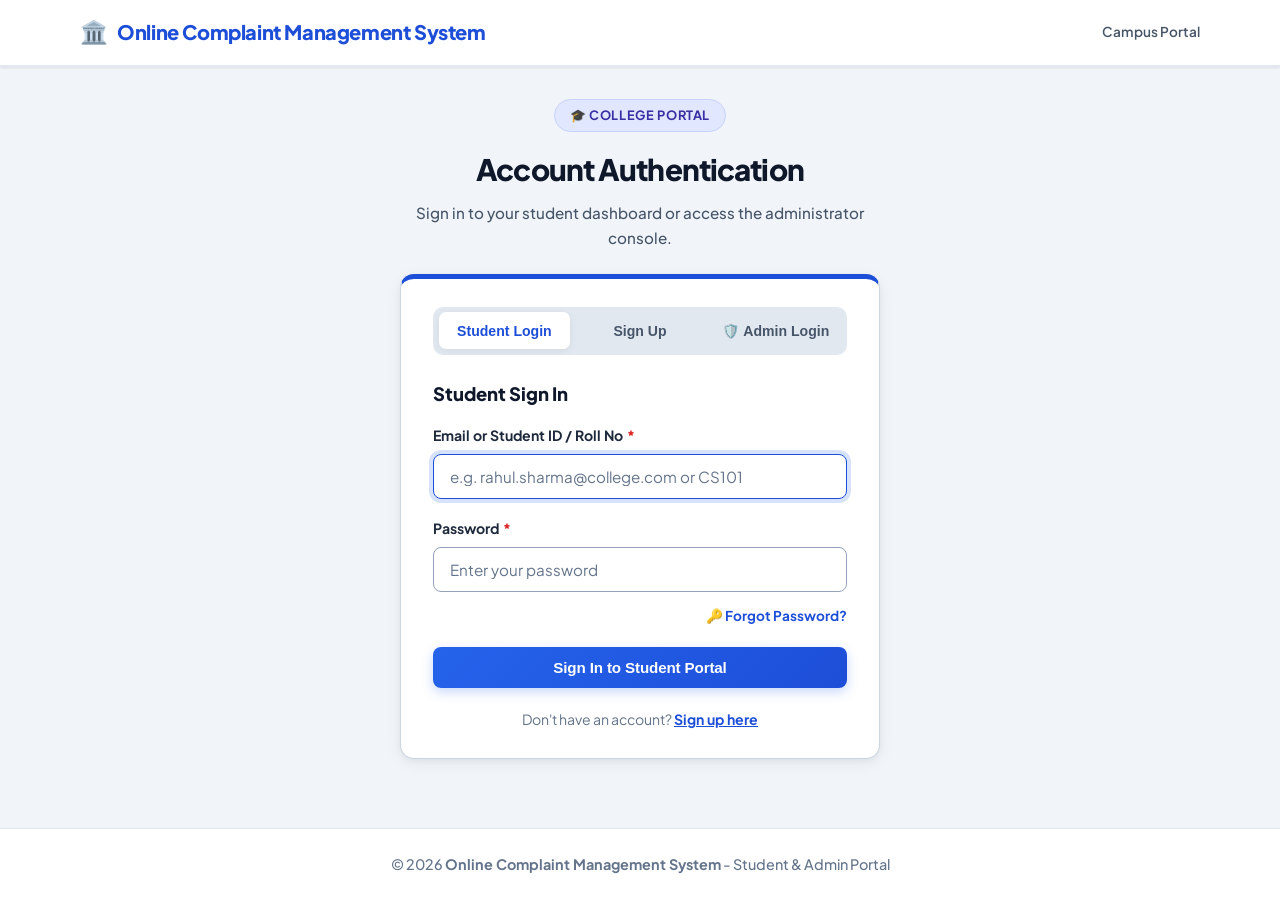
<file: index.html>
<!DOCTYPE html>
<html lang="en">
<head>
    <meta charset="UTF-8">
    <meta name="viewport" content="width=device-width, initial-scale=1.0">
    <title>Login & Registration - Online Complaint Portal</title>
    <link rel="stylesheet" href="style.css">
    <style>
        .auth-container {
            max-width: 520px;
            margin: 2rem auto;
        }
        .auth-tabs {
            display: flex;
            background: #e2e8f0;
            padding: 0.35rem;
            border-radius: 10px;
            margin-bottom: 1.5rem;
            gap: 0.25rem;
        }
        .auth-tab-btn {
            flex: 1;
            padding: 0.65rem 0.5rem;
            border: none;
            background: transparent;
            font-size: 0.88rem;
            font-weight: 700;
            color: #475569;
            border-radius: 7px;
            cursor: pointer;
            transition: all 0.2s;
            text-align: center;
        }
        .auth-tab-btn.active {
            background: #ffffff;
            color: var(--primary);
            box-shadow: 0 2px 8px rgba(0,0,0,0.06);
        }
        .auth-tab-btn.active.admin-tab {
            color: #0f172a;
        }
        .auth-panel {
            display: none;
        }
        .auth-panel.active {
            display: block;
        }
        .demo-callout {
            background: #f8fafc;
            border: 1.5px dashed #cbd5e1;
            border-radius: 8px;
            padding: 0.85rem;
            margin-top: 1.25rem;
            font-size: 0.82rem;
            color: #475569;
        }
        .demo-callout strong {
            color: #0f172a;
        }
        .demo-btn {
            cursor: pointer;
            text-decoration: underline;
            color: var(--primary);
            font-weight: 600;
        }
    </style>
</head>
<body>
    <!-- Top Nav -->
    <header class="navbar">
        <div class="nav-container">
            <a href="index.html" class="logo">
                <span class="logo-icon">🏛️</span>
                <span>Online Complaint Management System</span>
            </a>
            <span style="font-size:0.85rem; font-weight:600; color:#475569;">Campus Portal</span>
        </div>
    </header>

    <main class="container auth-container">
        <!-- Hero Title -->
        <div class="hero-section" style="margin-bottom:1.5rem;">
            <div class="institution-pill">🎓 College Portal</div>
            <h1 style="font-size:1.85rem;">Account Authentication</h1>
            <p style="font-size:0.95rem;">Sign in to your student dashboard or access the administrator console.</p>
        </div>

        <!-- Auth Card -->
        <div class="card card-accent-primary" style="padding:1.75rem 2rem;">
            <!-- Tabs -->
            <div class="auth-tabs">
                <button class="auth-tab-btn active" onclick="switchAuthTab('student-login')">
                    Student Login
                </button>
                <button class="auth-tab-btn" onclick="switchAuthTab('student-register')">
                    Sign Up
                </button>
                <button class="auth-tab-btn" onclick="switchAuthTab('admin-login')">
                    🛡️ Admin Login
                </button>
            </div>

            <!-- Panel 1: Student Login -->
            <div id="panel-student-login" class="auth-panel active">
                <h3 style="font-size:1.15rem; font-weight:800; margin-bottom:1rem; color:#0f172a;">Student Sign In</h3>
                <form id="studentLoginForm">
                    <div class="form-group">
                        <label for="login_identifier">Email or Student ID / Roll No <span class="req-star">*</span></label>
                        <input type="text" id="login_identifier" placeholder="e.g. rahul.sharma@college.com or CS101" required autofocus>
                    </div>
                    <div class="form-group">
                        <label for="login_password">Password <span class="req-star">*</span></label>
                        <input type="password" id="login_password" placeholder="Enter your password" required>
                    </div>
                    <div style="display:flex; justify-content:flex-end; margin-bottom:1.25rem; margin-top:-0.35rem;">
                        <a href="javascript:void(0)" onclick="openForgotPassword()" style="font-size:0.85rem; color:var(--primary); font-weight:700; text-decoration:none;">🔑 Forgot Password?</a>
                    </div>
                    <button type="submit" class="btn btn-primary" style="width:100%;" id="studentLoginBtn">
                        Sign In to Student Portal
                    </button>
                </form>

                <div style="text-align:center; margin-top:1.25rem; font-size:0.88rem; color:#64748b;">
                    Don't have an account? <a href="javascript:void(0)" onclick="switchAuthTab('student-register')" style="color:var(--primary); font-weight:700;">Sign up here</a>
                </div>
            </div>

            <!-- Panel 2: Student Registration -->
            <div id="panel-student-register" class="auth-panel">
                <h3 style="font-size:1.15rem; font-weight:800; margin-bottom:1rem; color:#0f172a;">Create Student Account</h3>
                <form id="studentRegisterForm">
                    <div class="form-group">
                        <label for="reg_fullname">Full Name <span class="req-star">*</span></label>
                        <input type="text" id="reg_fullname" placeholder="e.g. John Doe" required>
                    </div>
                    <div class="form-row">
                        <div class="form-group">
                            <label for="reg_student_id">Roll No / Student ID <span class="req-star">*</span></label>
                            <input type="text" id="reg_student_id" placeholder="e.g. CS105" required>
                        </div>
                        <div class="form-group">
                            <label for="reg_email">Email Address <span class="req-star">*</span></label>
                            <input type="email" id="reg_email" placeholder="student@college.com" required>
                        </div>
                    </div>
                    <div class="form-row">
                        <div class="form-group">
                            <label for="reg_password">Password (min 6 chars) <span class="req-star">*</span></label>
                            <input type="password" id="reg_password" placeholder="Create password" required>
                        </div>
                        <div class="form-group">
                            <label for="reg_confirm_password">Confirm Password <span class="req-star">*</span></label>
                            <input type="password" id="reg_confirm_password" placeholder="Repeat password" required>
                        </div>
                    </div>
                    <button type="submit" class="btn btn-primary" style="width:100%;" id="studentRegisterBtn">
                        Register Account
                    </button>
                </form>

                <div style="text-align:center; margin-top:1.25rem; font-size:0.88rem; color:#64748b;">
                    Already registered? <a href="javascript:void(0)" onclick="switchAuthTab('student-login')" style="color:var(--primary); font-weight:700;">Sign in here</a>
                </div>
            </div>

            <!-- Panel 3: Admin Login -->
            <div id="panel-admin-login" class="auth-panel">
                <h3 style="font-size:1.15rem; font-weight:800; margin-bottom:1rem; color:#0f172a;">Administrator Sign In</h3>
                <form id="adminLoginForm">
                    <div class="form-group">
                        <label for="admin_email">Admin Email <span class="req-star">*</span></label>
                        <input type="email" id="admin_email" placeholder="admin@college.com" required>
                    </div>
                    <div class="form-group">
                        <label for="admin_password">Admin Password <span class="req-star">*</span></label>
                        <input type="password" id="admin_password" placeholder="Enter admin password" required>
                    </div>
                    <button type="submit" class="btn" style="width:100%; background:#0f172a; color:#ffffff;" id="adminLoginBtn">
                        Sign In to Admin Console
                    </button>
                </form>

                <div class="demo-callout" style="background:#f8fafc; border:1.5px dashed #cbd5e1; border-radius:8px; padding:0.85rem; margin-top:1.25rem; font-size:0.82rem; color:#475569;">
                    <div><strong>🛡️ Default Admin Credentials:</strong></div>
                    <div>Email: <code>admin@college.com</code> | Password: <code>Admin@123</code></div>
                    <div style="margin-top:0.35rem;">
                        <a href="javascript:void(0)" class="demo-btn" onclick="fillAdminDemo()" style="color:var(--primary); font-weight:700; text-decoration:underline; cursor:pointer;">⚡ Click here to auto-fill</a>
                    </div>
                </div>
            </div>

            <!-- Panel 4: Forgot Password via Email OTP -->
            <div id="panel-forgot-password" class="auth-panel">
                <div style="display:flex; align-items:center; justify-content:space-between; margin-bottom:0.75rem;">
                    <h3 style="font-size:1.15rem; font-weight:800; color:#0f172a; margin:0;">Reset Student Password</h3>
                    <a href="javascript:void(0)" onclick="switchAuthTab('student-login')" style="font-size:0.82rem; color:#64748b; font-weight:600; text-decoration:none;">← Back to Login</a>
                </div>
                <p style="font-size:0.85rem; color:#64748b; margin-bottom:1.25rem;">Verify your registered college email to receive a 6-digit OTP code.</p>

                <!-- Step 1: Send OTP -->
                <div id="fp-step-1">
                    <form id="requestOtpForm">
                        <div class="form-group">
                            <label for="fp_email">Registered Student Email <span class="req-star">*</span></label>
                            <input type="email" id="fp_email" placeholder="e.g. rahul.sharma@college.com" required>
                        </div>
                        <button type="submit" class="btn btn-primary" style="width:100%;" id="sendOtpBtn">
                            📩 Send 6-Digit OTP
                        </button>
                    </form>
                </div>

                <!-- Step 2: Verify OTP & Reset Password -->
                <div id="fp-step-2" style="display:none;">
                    <form id="verifyOtpForm">
                        <div class="form-group">
                            <label for="fp_otp">Enter 6-Digit OTP Code <span class="req-star">*</span></label>
                            <input type="text" id="fp_otp" placeholder="e.g. 123456" maxlength="6" pattern="[0-9]{6}" required style="letter-spacing:0.25rem; font-weight:700; font-size:1.15rem; text-align:center;">
                        </div>
                        <div class="form-group">
                            <label for="fp_new_password">New Password (min 6 chars) <span class="req-star">*</span></label>
                            <input type="password" id="fp_new_password" placeholder="Create new password" required>
                        </div>
                        <div class="form-group">
                            <label for="fp_confirm_password">Confirm New Password <span class="req-star">*</span></label>
                            <input type="password" id="fp_confirm_password" placeholder="Repeat new password" required>
                        </div>
                        <button type="submit" class="btn btn-primary" style="width:100%;" id="verifyOtpBtn">
                            🔐 Verify OTP & Set New Password
                        </button>
                        <div style="text-align:center; margin-top:0.85rem;">
                            <a href="javascript:void(0)" onclick="resendOtp()" style="font-size:0.82rem; color:var(--primary); font-weight:600;">Didn't receive code? Resend OTP</a>
                        </div>
                    </form>
                </div>
            </div>

            <!-- Message Banner -->
            <div id="authMessage" class="message-box"></div>
        </div>
    </main>

    <footer class="footer">
        <p>&copy; 2026 <strong>Online Complaint Management System</strong> - Student & Admin Portal</p>
    </footer>

    <script src="script.js"></script>
    <script>
        function switchAuthTab(tabName, preserveMessage = false) {
            document.querySelectorAll('.auth-tab-btn').forEach(btn => btn.classList.remove('active'));
            document.querySelectorAll('.auth-panel').forEach(p => p.classList.remove('active'));
            
            if (tabName === 'student-login') {
                const btn = document.querySelectorAll('.auth-tab-btn')[0];
                if (btn) btn.classList.add('active');
                const panel = document.getElementById('panel-student-login');
                if (panel) panel.classList.add('active');
            } else if (tabName === 'student-register') {
                const btn = document.querySelectorAll('.auth-tab-btn')[1];
                if (btn) btn.classList.add('active');
                const panel = document.getElementById('panel-student-register');
                if (panel) panel.classList.add('active');
            } else if (tabName === 'admin-login') {
                const btn = document.querySelectorAll('.auth-tab-btn')[2];
                if (btn) btn.classList.add('active');
                const panel = document.getElementById('panel-admin-login');
                if (panel) panel.classList.add('active');
            }
            if (!preserveMessage) {
                if (typeof clearAuthMessage === 'function') {
                    clearAuthMessage();
                } else {
                    const msg = document.getElementById('authMessage');
                    if (msg) {
                        msg.className = 'message-box';
                        msg.innerText = '';
                        msg.style.display = 'none';
                    }
                }
            }
        }

        function openForgotPassword() {
            document.querySelectorAll('.auth-tab-btn').forEach(btn => btn.classList.remove('active'));
            document.querySelectorAll('.auth-panel').forEach(p => p.classList.remove('active'));
            document.getElementById('panel-forgot-password').classList.add('active');
            document.getElementById('fp-step-1').style.display = 'block';
            document.getElementById('fp-step-2').style.display = 'none';
            if (typeof clearAuthMessage === 'function') {
                clearAuthMessage();
            } else {
                const msg = document.getElementById('authMessage');
                if (msg) {
                    msg.className = 'message-box';
                    msg.innerText = '';
                    msg.style.display = 'none';
                }
            }
        }

        function fillAdminDemo() {
            document.getElementById('admin_email').value = 'admin@college.com';
            document.getElementById('admin_password').value = 'Admin@123';
        }

        function resendOtp() {
            const form = document.getElementById('requestOtpForm');
            if (form) {
                document.getElementById('fp-step-1').style.display = 'block';
                document.getElementById('fp-step-2').style.display = 'none';
            }
        }
    </script>
</body>
</html>
</file>
<file: style.css>
/* ==========================================================
   COLLEGE ONLINE COMPLAINT MANAGEMENT SYSTEM
   Professional High-Contrast UI Stylesheet
   ========================================================== */

@import url('https://fonts.googleapis.com/css2?family=Plus+Jakarta+Sans:wght@400;500;600;700;800&display=swap');

:root {
    --primary: #1d4ed8;            /* Solid Deep Blue */
    --primary-hover: #1e40af;
    --primary-light: #eff6ff;
    --dark: #0f172a;               /* Slate 900 for dark text */
    --text-main: #0f172a;          /* 100% opaque dark text */
    --text-muted: #475569;         /* Slate 600 - High contrast readable */
    --bg-page: #f1f5f9;            /* Crisp light slate background */
    --card-bg: #ffffff;
    --border-color: #cbd5e1;       /* Solid crisp border */
    --border-focus: #2563eb;
    --radius-lg: 14px;
    --radius-md: 8px;
    --radius-sm: 6px;
    --shadow-sm: 0 1px 3px rgba(0,0,0,0.06), 0 1px 2px rgba(0,0,0,0.04);
    --shadow-md: 0 4px 16px rgba(15, 23, 42, 0.06), 0 2px 6px rgba(15, 23, 42, 0.04);
    --shadow-lg: 0 10px 30px rgba(15, 23, 42, 0.08);

    /* High-contrast status badges */
    --status-pending-bg: #fef3c7;
    --status-pending-text: #92400e;
    --status-pending-border: #f59e0b;

    --status-progress-bg: #dbeafe;
    --status-progress-text: #1e40af;
    --status-progress-border: #3b82f6;

    --status-resolved-bg: #dcfce7;
    --status-resolved-text: #14532d;
    --status-resolved-border: #22c55e;
}

* {
    box-sizing: border-box;
    margin: 0;
    padding: 0;
}

body {
    font-family: 'Plus Jakarta Sans', system-ui, -apple-system, sans-serif;
    background-color: var(--bg-page);
    color: var(--text-main);
    line-height: 1.6;
    min-height: 100vh;
    display: flex;
    flex-direction: column;
    -webkit-font-smoothing: antialiased;
}

/* -------------------------------------------------------------
   Navigation Bar
------------------------------------------------------------- */
.navbar {
    background: #ffffff;
    border-bottom: 2px solid #e2e8f0;
    padding: 0.9rem 1.5rem;
    box-shadow: var(--shadow-sm);
    position: sticky;
    top: 0;
    z-index: 100;
}

.navbar-admin {
    background: #0f172a;
    border-bottom: 2px solid #1e293b;
}

.nav-container {
    max-width: 1120px;
    margin: 0 auto;
    display: flex;
    justify-content: space-between;
    align-items: center;
}

.logo {
    display: flex;
    align-items: center;
    gap: 0.6rem;
    font-size: 1.25rem;
    font-weight: 800;
    color: var(--primary);
    text-decoration: none;
    letter-spacing: -0.02em;
}

.logo-icon {
    font-size: 1.4rem;
}

.navbar-admin .logo {
    color: #38bdf8;
}

.nav-links {
    display: flex;
    gap: 0.5rem;
}

.nav-links a {
    text-decoration: none;
    color: var(--text-muted);
    font-weight: 600;
    font-size: 0.92rem;
    padding: 0.5rem 1rem;
    border-radius: var(--radius-sm);
    transition: all 0.15s ease;
}

.nav-links a:hover {
    color: var(--primary);
    background: var(--primary-light);
}

.nav-links a.active {
    color: #ffffff;
    background: var(--primary);
}

.navbar-admin .nav-links a {
    color: #94a3b8;
}

.navbar-admin .nav-links a:hover {
    color: #ffffff;
    background: #1e293b;
}

.navbar-admin .nav-links a.active {
    color: #ffffff;
    background: #0284c7;
}

/* -------------------------------------------------------------
   Page Container & Hero
------------------------------------------------------------- */
.container {
    max-width: 1120px;
    width: 100%;
    margin: 2.5rem auto;
    padding: 0 1.25rem;
    flex-grow: 1;
}

.hero-section {
    text-align: center;
    margin-bottom: 2.25rem;
}

.institution-pill {
    display: inline-flex;
    align-items: center;
    gap: 0.4rem;
    padding: 0.35rem 0.9rem;
    background: #e0e7ff;
    color: #3730a3;
    border: 1px solid #c7d2fe;
    border-radius: 999px;
    font-size: 0.8rem;
    font-weight: 700;
    text-transform: uppercase;
    letter-spacing: 0.05em;
    margin-bottom: 0.85rem;
}

.hero-section h1 {
    font-size: 2.25rem;
    font-weight: 800;
    color: #0f172a;
    letter-spacing: -0.03em;
    margin-bottom: 0.5rem;
}

.hero-section p {
    color: #475569;
    font-size: 1.05rem;
    font-weight: 500;
    max-width: 650px;
    margin: 0 auto;
}

/* -------------------------------------------------------------
   Card Styles
------------------------------------------------------------- */
.card {
    background: #ffffff;
    border: 1.5px solid var(--border-color);
    border-radius: var(--radius-lg);
    padding: 2rem;
    margin-bottom: 2.25rem;
    box-shadow: var(--shadow-md);
    position: relative;
    overflow: hidden;
}

.card-accent-primary {
    border-top: 5px solid var(--primary);
}

.card-accent-dark {
    border-top: 5px solid #0f172a;
}

.card-title {
    display: flex;
    align-items: center;
    gap: 0.6rem;
    font-size: 1.35rem;
    font-weight: 800;
    color: #0f172a;
    letter-spacing: -0.02em;
    margin-bottom: 1.5rem;
    padding-bottom: 0.75rem;
    border-bottom: 1.5px solid #f1f5f9;
}

/* -------------------------------------------------------------
   High-Contrast Form Inputs & Selects
------------------------------------------------------------- */
.form-row {
    display: flex;
    gap: 1.25rem;
    margin-bottom: 1.15rem;
}

.form-group {
    flex: 1;
    display: flex;
    flex-direction: column;
    margin-bottom: 1.15rem;
}

label {
    font-size: 0.88rem;
    font-weight: 700;
    margin-bottom: 0.45rem;
    color: #1e293b !important; /* Always dark readable text */
    display: flex;
    align-items: center;
    gap: 0.25rem;
}

.req-star {
    color: #dc2626;
    font-weight: 800;
}

/* Input, Select, Textarea - CRITICAL HIGH CONTRAST FIX */
input, select, textarea {
    width: 100%;
    padding: 0.75rem 1rem;
    font-size: 0.95rem;
    font-weight: 500;
    font-family: inherit;
    color: #0f172a !important;              /* Solid dark text */
    background-color: #ffffff !important;     /* Pure white background */
    border: 1.5px solid #94a3b8 !important;   /* Distinct slate border */
    border-radius: var(--radius-md);
    transition: all 0.2s ease-in-out;
    -webkit-appearance: none;
    -moz-appearance: none;
    appearance: none;
}

/* Select custom dropdown arrow with high visibility */
select {
    background-image: url("data:image/svg+xml,%3Csvg xmlns='http://www.w3.org/2000/svg' fill='none' viewBox='0 0 24 24' stroke='%230f172a'%3E%3Cpath stroke-linecap='round' stroke-linejoin='round' stroke-width='2.5' d='M19 9l-7 7-7-7'%3E%3C/path%3E%3C/svg%3E");
    background-repeat: no-repeat;
    background-position: right 1rem center;
    background-size: 1.1rem;
    padding-right: 2.75rem;
    cursor: pointer;
}

/* Option dropdown styling - ensures visible dark text in all browsers */
option {
    color: #0f172a !important;
    background-color: #ffffff !important;
    font-size: 0.95rem;
    padding: 0.5rem;
}

input::placeholder, textarea::placeholder {
    color: #64748b !important;
    opacity: 1 !important;
    font-weight: 400;
}

input:focus, select:focus, textarea:focus {
    outline: none;
    border-color: var(--primary) !important;
    box-shadow: 0 0 0 4px rgba(37, 99, 235, 0.18) !important;
    background-color: #ffffff !important;
    color: #0f172a !important;
}

/* Fix browser auto-fill washing out colors */
input:-webkit-autofill,
input:-webkit-autofill:hover, 
input:-webkit-autofill:focus, 
textarea:-webkit-autofill,
select:-webkit-autofill {
    -webkit-text-fill-color: #0f172a !important;
    -webkit-box-shadow: 0 0 0px 1000px #ffffff inset !important;
    transition: background-color 5000s ease-in-out 0s;
}

/* -------------------------------------------------------------
   Buttons
------------------------------------------------------------- */
.btn {
    display: inline-flex;
    align-items: center;
    justify-content: center;
    gap: 0.45rem;
    padding: 0.75rem 1.6rem;
    font-size: 0.95rem;
    font-weight: 700;
    border-radius: var(--radius-md);
    border: none;
    cursor: pointer;
    text-decoration: none;
    transition: all 0.2s ease;
    letter-spacing: -0.01em;
}

.btn-primary {
    background: linear-gradient(135deg, #2563eb, #1d4ed8);
    color: #ffffff;
    box-shadow: 0 4px 12px rgba(37, 99, 235, 0.25);
}

.btn-primary:hover {
    background: linear-gradient(135deg, #1d4ed8, #1e40af);
    box-shadow: 0 6px 16px rgba(37, 99, 235, 0.35);
    transform: translateY(-1px);
}

.btn-primary:active {
    transform: translateY(0);
}

.btn-sm {
    padding: 0.4rem 0.85rem;
    font-size: 0.82rem;
    border-radius: var(--radius-sm);
}

.btn-outline {
    background: #ffffff;
    border: 1.5px solid #cbd5e1;
    color: #334155;
}

.btn-outline:hover {
    background: #f8fafc;
    border-color: #94a3b8;
    color: #0f172a;
}

.btn-danger {
    background: #fee2e2;
    color: #b91c1c;
    border: 1px solid #fca5a5;
}

.btn-danger:hover {
    background: #ef4444;
    color: #ffffff;
    border-color: #ef4444;
}

/* -------------------------------------------------------------
   Feedback Alert Boxes
------------------------------------------------------------- */
.message-box {
    margin-top: 1.25rem;
    padding: 0.9rem 1.25rem;
    border-radius: var(--radius-md);
    display: none;
    font-size: 0.95rem;
    font-weight: 600;
}

.message-box.success {
    display: block !important;
    background-color: #ecfdf5;
    color: #065f46;
    border: 1.5px solid #6ee7b7;
}

.message-box.error {
    display: block !important;
    background-color: #fef2f2;
    color: #991b1b;
    border: 1.5px solid #fca5a5;
}

/* -------------------------------------------------------------
   Table Design
------------------------------------------------------------- */
.table-header {
    display: flex;
    justify-content: space-between;
    align-items: center;
    margin-bottom: 1.25rem;
    flex-wrap: wrap;
    gap: 1rem;
}

.table-header h2 {
    font-size: 1.35rem;
    font-weight: 800;
    color: #0f172a;
}

.table-responsive {
    overflow-x: auto;
    border: 1.5px solid var(--border-color);
    border-radius: var(--radius-md);
}

table {
    width: 100%;
    border-collapse: collapse;
    background: #ffffff;
    font-size: 0.92rem;
}

th, td {
    padding: 0.95rem 1.15rem;
    border-bottom: 1px solid #e2e8f0;
    vertical-align: middle;
}

th {
    background-color: #f8fafc;
    font-weight: 700;
    color: #334155;
    text-transform: uppercase;
    font-size: 0.76rem;
    letter-spacing: 0.06em;
    border-bottom: 2px solid #cbd5e1;
}

tbody tr:last-child td {
    border-bottom: none;
}

tbody tr:hover {
    background-color: #f8fafc;
}

/* -------------------------------------------------------------
   Status Badges - High Visibility
------------------------------------------------------------- */
.badge {
    display: inline-flex;
    align-items: center;
    gap: 0.35rem;
    padding: 0.35rem 0.75rem;
    font-size: 0.8rem;
    font-weight: 700;
    border-radius: 999px;
    letter-spacing: 0.02em;
    text-transform: uppercase;
    white-space: nowrap;
}

.badge-pending {
    background-color: var(--status-pending-bg) !important;
    color: var(--status-pending-text) !important;
    border: 1.5px solid var(--status-pending-border) !important;
}

.badge-in-progress,
.badge-progress {
    background-color: var(--status-progress-bg) !important;
    color: var(--status-progress-text) !important;
    border: 1.5px solid var(--status-progress-border) !important;
}

.badge-resolved {
    background-color: var(--status-resolved-bg) !important;
    color: var(--status-resolved-text) !important;
    border: 1.5px solid var(--status-resolved-border) !important;
}

/* -------------------------------------------------------------
   Admin Statistics Counter Cards
------------------------------------------------------------- */
.stats-grid {
    display: grid;
    grid-template-columns: repeat(auto-fit, minmax(220px, 1fr));
    gap: 1.25rem;
    margin-bottom: 2.25rem;
}

.stat-card {
    background: #ffffff;
    border: 1.5px solid var(--border-color);
    border-radius: var(--radius-lg);
    padding: 1.5rem;
    text-align: center;
    box-shadow: var(--shadow-md);
    transition: transform 0.2s ease;
}

.stat-card:hover {
    transform: translateY(-2px);
}

.stat-num {
    display: block;
    font-size: 2.4rem;
    font-weight: 800;
    line-height: 1.1;
    margin-bottom: 0.35rem;
    letter-spacing: -0.03em;
}

.stat-label {
    font-size: 0.82rem;
    font-weight: 700;
    color: #475569;
    text-transform: uppercase;
    letter-spacing: 0.05em;
}

.stat-total .stat-num { color: #0f172a; }
.stat-pending .stat-num { color: #d97706; }
.stat-progress .stat-num { color: #2563eb; }
.stat-resolved .stat-num { color: #16a34a; }

/* Filter group */
.filter-group {
    display: flex;
    align-items: center;
    gap: 0.6rem;
}

.filter-group select {
    width: auto;
    padding: 0.45rem 2rem 0.45rem 0.75rem;
    font-size: 0.88rem;
    font-weight: 600;
}

/* Footer */
.footer {
    background: #ffffff;
    border-top: 1.5px solid #e2e8f0;
    text-align: center;
    padding: 1.5rem;
    color: #64748b;
    font-size: 0.9rem;
    font-weight: 500;
    margin-top: auto;
}

.text-center { text-align: center; }

/* -------------------------------------------------------------
   Mobile Responsive Rules
------------------------------------------------------------- */
@media (max-width: 768px) {
    .container {
        margin: 1.5rem auto;
        padding: 0 1rem;
    }

    .hero-section h1 {
        font-size: 1.75rem;
    }

    .card {
        padding: 1.35rem;
    }

    .form-row {
        flex-direction: column;
        gap: 0;
    }

    .table-header {
        flex-direction: column;
        align-items: flex-start;
    }

    .filter-group {
        width: 100%;
        justify-content: space-between;
    }
}
</file>
